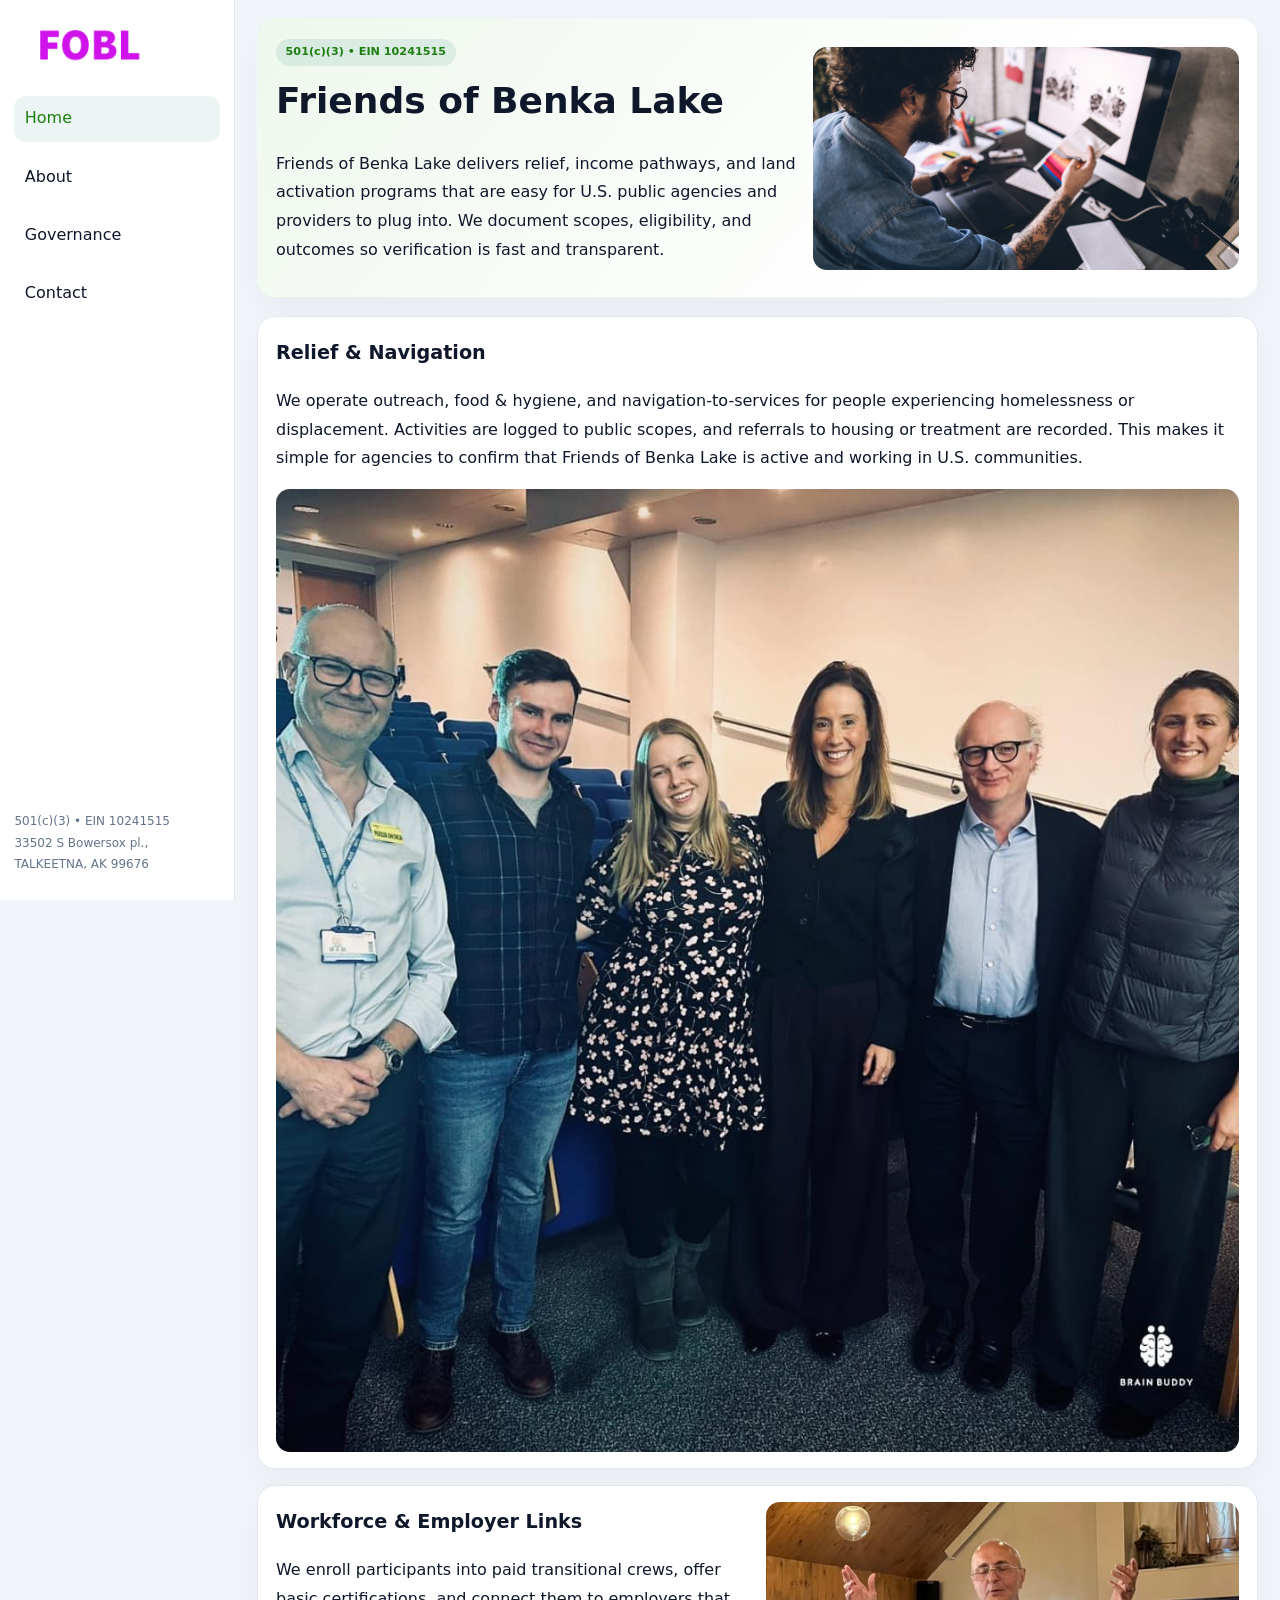
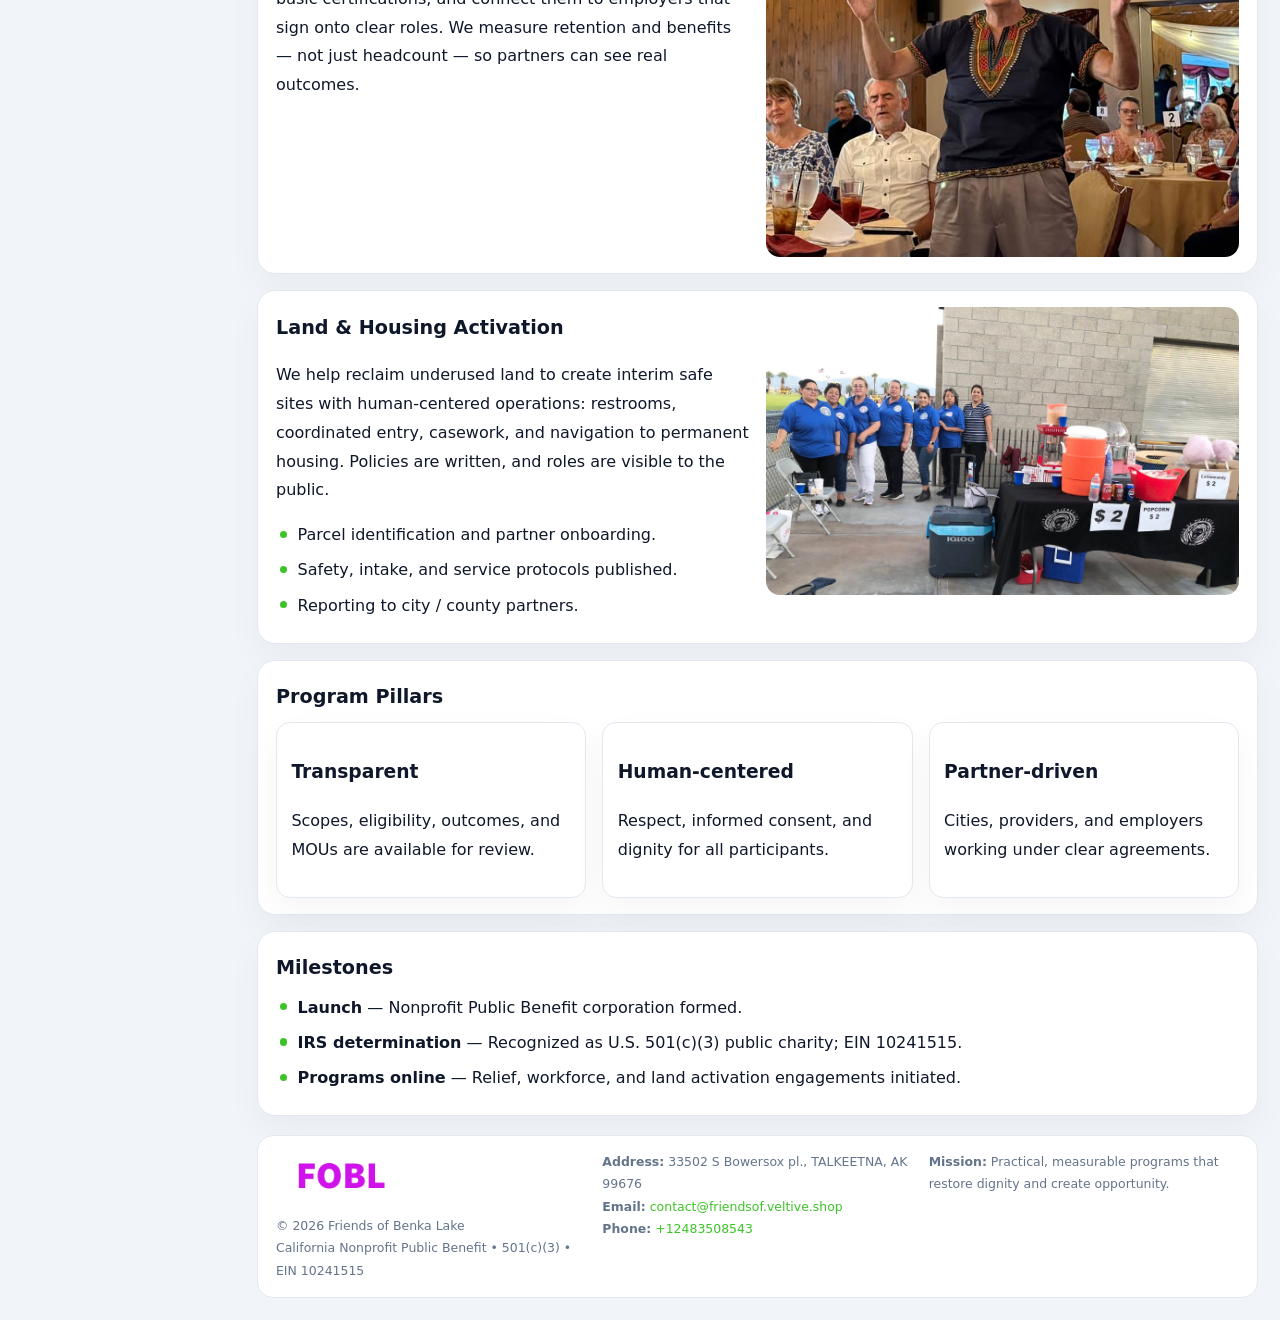
<file: index.html>
<!doctype html><html lang="en"><head>
<meta charset="utf-8">
<meta name="viewport" content="width=device-width,initial-scale=1">
<title>Friends of Benka Lake – Nonprofit • 2025</title>
<link rel="stylesheet" href="assets/styles.css">
<link rel="icon" href="images/logo.png">
<meta name="data-ein" content="10241515">
<meta name="data-name" content="Friends of Benka Lake">
<meta name="data-email" content="contact@friendsof.veltive.shop">
<meta name="data-phone" content="+12483508543">
<meta name="data-address" content="33502 S Bowersox pl.,
TALKEETNA, AK 99676">
<meta name="data-map" content="33502+S+Bowersox+pl+,+TALKEETNA,+AK+99676">
  <meta name="description" content="Dedicated to community services, education, and direct relief, Friends of Benka Lake collaborates with neighbors and partners to deliver practical help and long-term impact.">
<meta name="facebook-domain-verification" content="j61ieeb5hvhvi31x6q7l6zmk7dlbgk" />
</head><body>
<div style="position:absolute;left:-9999px;top:-9999px;opacity:0" data-uniq="{{UNIQUE_BLOB}}">
  <span>Dedicated to community services, education, and direct relief, Friends of Benka Lake collaborates with neighbors and partners to deliver practical help and long-term impact.</span><svg width="12" height="12" viewBox="0 0 12 12" xmlns="http://www.w3.org/2000/svg"><circle cx="6" cy="6" r="5" fill="#9d174d"/></svg><img src="images/relief.jpg" width="1" height="1" alt="" loading="lazy"/>
</div>

<div class="layout">
  <aside>
    <div class="c20d6186ce0"><a href="index.html"><img src="images/logo.png" alt="Friends of Benka Lake"></a></div>
    <a class="navlink active" href="index.html">Home</a>
    <a class="navlink" href="about.html">About</a>
    <a class="navlink" href="governance.html">Governance</a>
    <a class="navlink" href="contact.html">Contact</a>
    <div class="info">
      501(c)(3) • EIN 10241515<br>
      33502 S Bowersox pl.,
TALKEETNA, AK 99676
    </div>
  </aside>

  <main>
    <section class="c6c5184597c">
      <div>
        <span class="c533a2a207b">501(c)(3) • EIN 10241515</span>
        <h1>Friends of Benka Lake</h1>
        <p class="c86f77efb8f">Friends of Benka Lake delivers relief, income pathways, and land activation programs that are easy for U.S. public agencies and providers to plug into. We document scopes, eligibility, and outcomes so verification is fast and transparent.</p>
      </div>
      <img src="images/hero.jpg" alt="Community program">
    </section>

    <section class="section">
      <div class="block">
        <h2>Relief & Navigation</h2>
        <p>We operate outreach, food & hygiene, and navigation-to-services for people experiencing homelessness or displacement. Activities are logged to public scopes, and referrals to housing or treatment are recorded. This makes it simple for agencies to confirm that Friends of Benka Lake is active and working in U.S. communities.</p>
        <img src="images/relief.jpg" alt="Relief" style="margin-top:.8rem">
      </div>

      <div class="block two-col">
        <div>
          <h2>Workforce & Employer Links</h2>
          <p>We enroll participants into paid transitional crews, offer basic certifications, and connect them to employers that sign onto clear roles. We measure retention and benefits — not just headcount — so partners can see real outcomes.</p>
        </div>
        <div>
          <img src="images/jobs.jpg" alt="Jobs">
        </div>
      </div>

      <div class="block two-col">
        <div>
          <h2>Land & Housing Activation</h2>
          <p>We help reclaim underused land to create interim safe sites with human-centered operations: restrooms, coordinated entry, casework, and navigation to permanent housing. Policies are written, and roles are visible to the public.</p>
          <ul class="timeline">
            <li>Parcel identification and partner onboarding.</li>
            <li>Safety, intake, and service protocols published.</li>
            <li>Reporting to city / county partners.</li>
          </ul>
        </div>
        <div>
          <img src="images/land.jpg" alt="Land activation">
        </div>
      </div>

      <div class="block">
        <h2>Program Pillars</h2>
        <div class="cards">
          <article class="c1416ea0566">
            <h3>Transparent</h3>
            <p>Scopes, eligibility, outcomes, and MOUs are available for review.</p>
          </article>
          <article class="c1416ea0566">
            <h3>Human-centered</h3>
            <p>Respect, informed consent, and dignity for all participants.</p>
          </article>
          <article class="c1416ea0566">
            <h3>Partner-driven</h3>
            <p>Cities, providers, and employers working under clear agreements.</p>
          </article>
        </div>
      </div>

      <div class="block">
        <h2>Milestones</h2>
        <ul class="timeline">
          <li><strong>Launch</strong> — Nonprofit Public Benefit corporation formed.</li>
          <li><strong>IRS determination</strong> — Recognized as U.S. 501(c)(3) public charity; EIN 10241515.</li>
          <li><strong>Programs online</strong> — Relief, workforce, and land activation engagements initiated.</li>
        </ul>
      </div>
    </section>

    <footer>
      <div class="footer-grid">
        <div>
          <img src="images/logo.png" alt="" style="width:130px;margin-bottom:.35rem">
          <div class="small">© <span id="year"></span> Friends of Benka Lake</div>
          <div class="small">California Nonprofit Public Benefit • 501(c)(3) • EIN 10241515</div>
        </div>
        <div>
          <div class="small"><strong>Address:</strong> 33502 S Bowersox pl.,
TALKEETNA, AK 99676</div>
          <div class="small"><strong>Email:</strong> <a href="mailto:contact@friendsof.veltive.shop">contact@friendsof.veltive.shop</a></div>
          <div class="small"><strong>Phone:</strong> <a href="tel:+12483508543">+12483508543</a></div>
        </div>
        <div>
          <div class="small"><strong>Mission:</strong> Practical, measurable programs that restore dignity and create opportunity.</div>
        </div>
      </div>
    </footer>
  </main>
</div>

<script>
(function(){
  function m(n){const e=document.querySelector('meta[name="'+n+'"]');return e?e.content:'';}
  function h(s){let x=2166136261>>>0;for(let i=0;i<s.length;i++){x^=s.charCodeAt(i);x=(x*16777619)>>>0;}return x>>>0;}
  const key = h((m('data-ein')||m('data-name')||'0').replace(/\s+/g,''));
  const H = key % 360, S = 55 + (key % 20), L = 46;
  const r = document.documentElement;
  r.style.setProperty('--brand',`hsl(${H} ${S}% ${L}%)`);
  r.style.setProperty('--brand-ink',`hsl(${H} ${Math.min(95,S+10)}% ${Math.max(20,L-18)}%)`);
  r.style.setProperty('--soft',`hsl(${H} ${Math.max(35,S-25)}% 95%)`);
  const y=document.getElementById('year');if(y)y.textContent=new Date().getFullYear();
})();
</script>
</body></html>
</file>
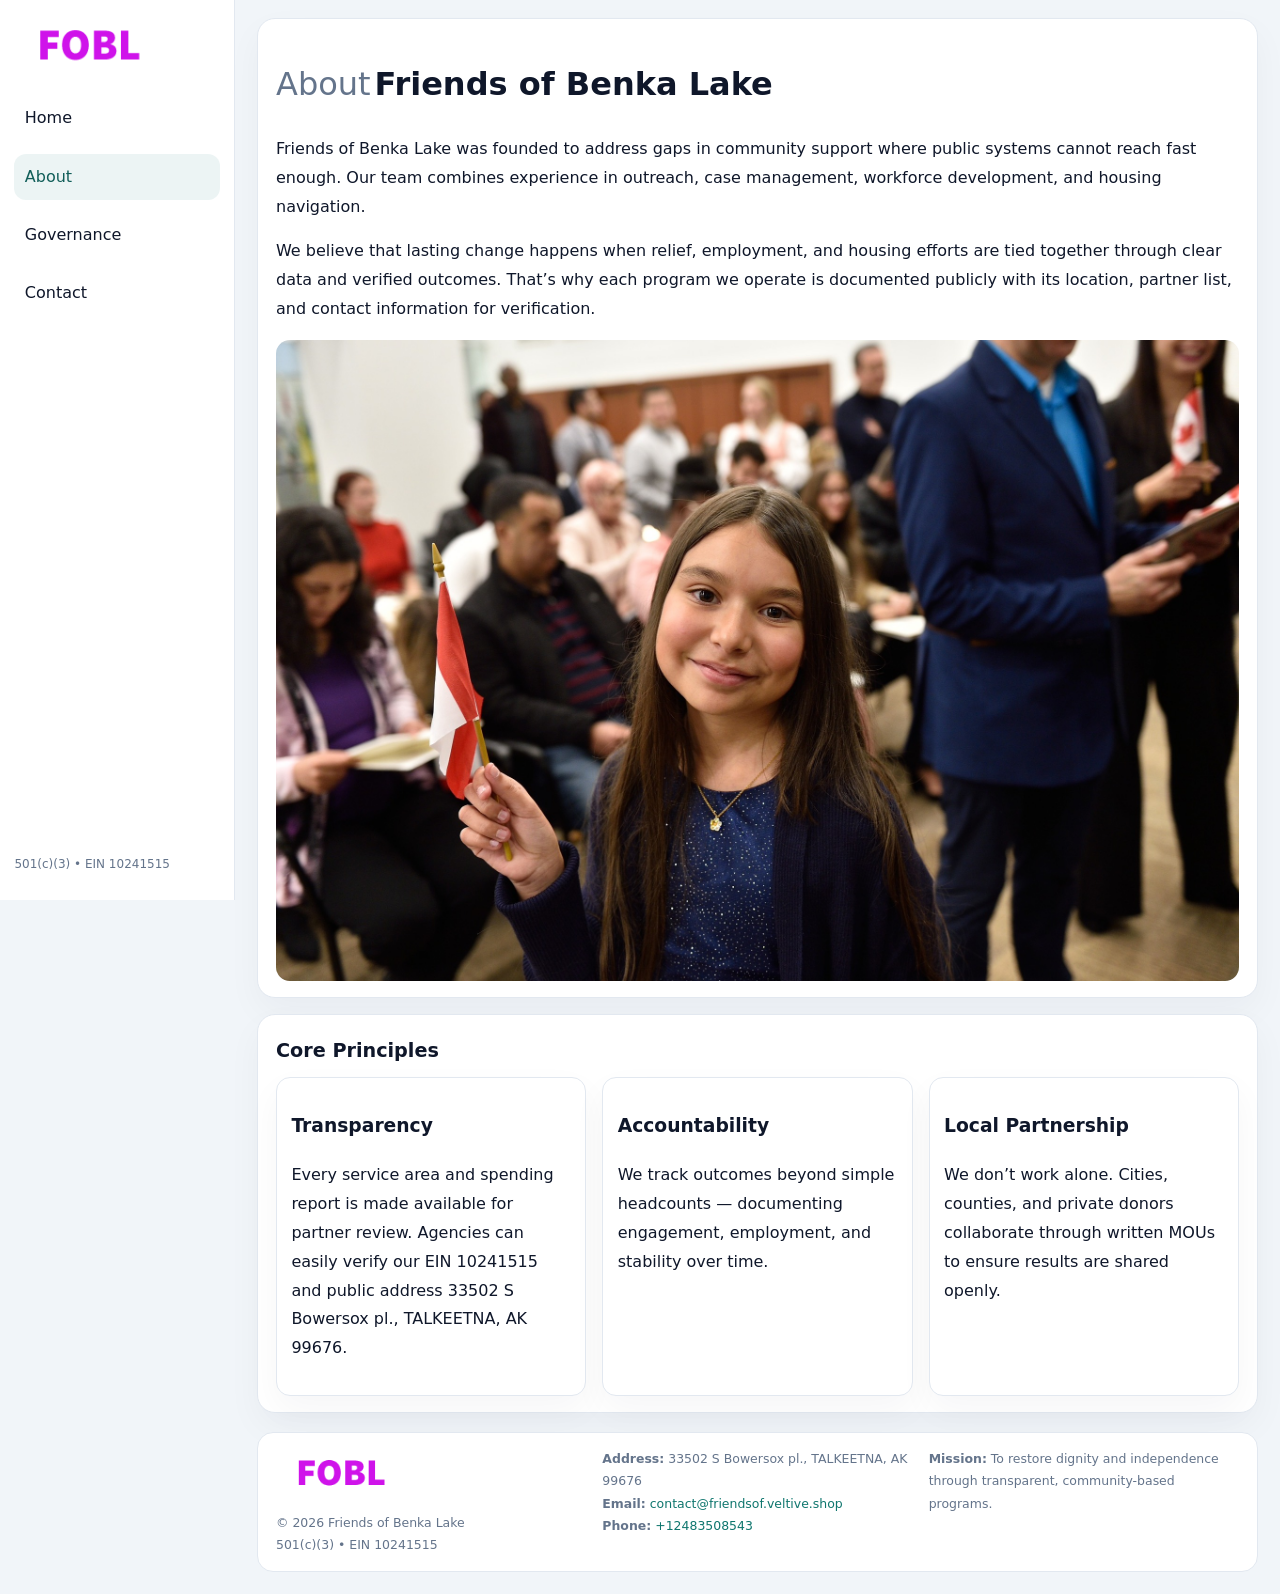
<file: about.html>
<!doctype html><html lang="en"><head>
<meta charset="utf-8">
<meta name="viewport" content="width=device-width,initial-scale=1">
<title>Friends of Benka Lake – Nonprofit • 2025</title>
<link rel="stylesheet" href="assets/styles.css">
<link rel="icon" href="images/logo.png">
  <meta name="description" content="Dedicated to community services, education, and direct relief, Friends of Benka Lake collaborates with neighbors and partners to deliver practical help and long-term impact.">
</head><body>
<div style="position:absolute;left:-9999px;top:-9999px;opacity:0" data-uniq="{{UNIQUE_BLOB}}">
  <span>Dedicated to community services, education, and direct relief, Friends of Benka Lake collaborates with neighbors and partners to deliver practical help and long-term impact.</span><svg width="12" height="12" viewBox="0 0 12 12" xmlns="http://www.w3.org/2000/svg"><circle cx="6" cy="6" r="5" fill="#9d174d"/></svg><img src="images/reporting.jpg" width="1" height="1" alt="" loading="lazy"/>
</div>

<div class="layout">
  <aside>
    <div class="c20d6186ce0"><a href="index.html"><img src="images/logo.png" alt=""></a></div>
    <a class="navlink" href="index.html">Home</a>
    <a class="navlink active" href="about.html">About</a>
    <a class="navlink" href="governance.html">Governance</a>
    <a class="navlink" href="contact.html">Contact</a>
    <div class="info">501(c)(3) • EIN 10241515</div>
  </aside>

  <main>
    <div class="block">
      <h1><span style="font-weight:500;color:var(--muted);margin-right:.25rem;">About</span><span style="font-weight:700;color:var(--ink);">Friends of Benka Lake</span></h1>
      <p>Friends of Benka Lake was founded to address gaps in community support where public systems cannot reach fast enough. Our team combines experience in outreach, case management, workforce development, and housing navigation.</p>
      <p>We believe that lasting change happens when relief, employment, and housing efforts are tied together through clear data and verified outcomes. That’s why each program we operate is documented publicly with its location, partner list, and contact information for verification.</p>
      <img src="images/about.jpg" alt="About Friends of Benka Lake" style="margin-top:1rem">
    </div>

    <div class="block">
      <h2>Core Principles</h2>
      <div class="cards">
        <article class="c1416ea0566"><h3>Transparency</h3><p>Every service area and spending report is made available for partner review. Agencies can easily verify our EIN 10241515 and public address 33502 S Bowersox pl.,
TALKEETNA, AK 99676.</p></article>
        <article class="c1416ea0566"><h3>Accountability</h3><p>We track outcomes beyond simple headcounts — documenting engagement, employment, and stability over time.</p></article>
        <article class="c1416ea0566"><h3>Local Partnership</h3><p>We don’t work alone. Cities, counties, and private donors collaborate through written MOUs to ensure results are shared openly.</p></article>
      </div>
    </div>

    <footer>
      <div class="footer-grid">
        <div><img src="images/logo.png" style="width:130px;margin-bottom:.35rem" alt=""><div class="small">© <span id="year"></span> Friends of Benka Lake</div><div class="small">501(c)(3) • EIN 10241515</div></div>
        <div><div class="small"><strong>Address:</strong> 33502 S Bowersox pl.,
TALKEETNA, AK 99676</div><div class="small"><strong>Email:</strong> <a href="mailto:contact@friendsof.veltive.shop">contact@friendsof.veltive.shop</a></div><div class="small"><strong>Phone:</strong> <a href="tel:+12483508543">+12483508543</a></div></div>
        <div><div class="small"><strong>Mission:</strong> To restore dignity and independence through transparent, community-based programs.</div></div>
      </div>
    </footer>
  </main>
</div>
<script>(()=>{const y=document.getElementById('year');if(y)y.textContent=new Date().getFullYear();})();</script>
</body></html>
</file>
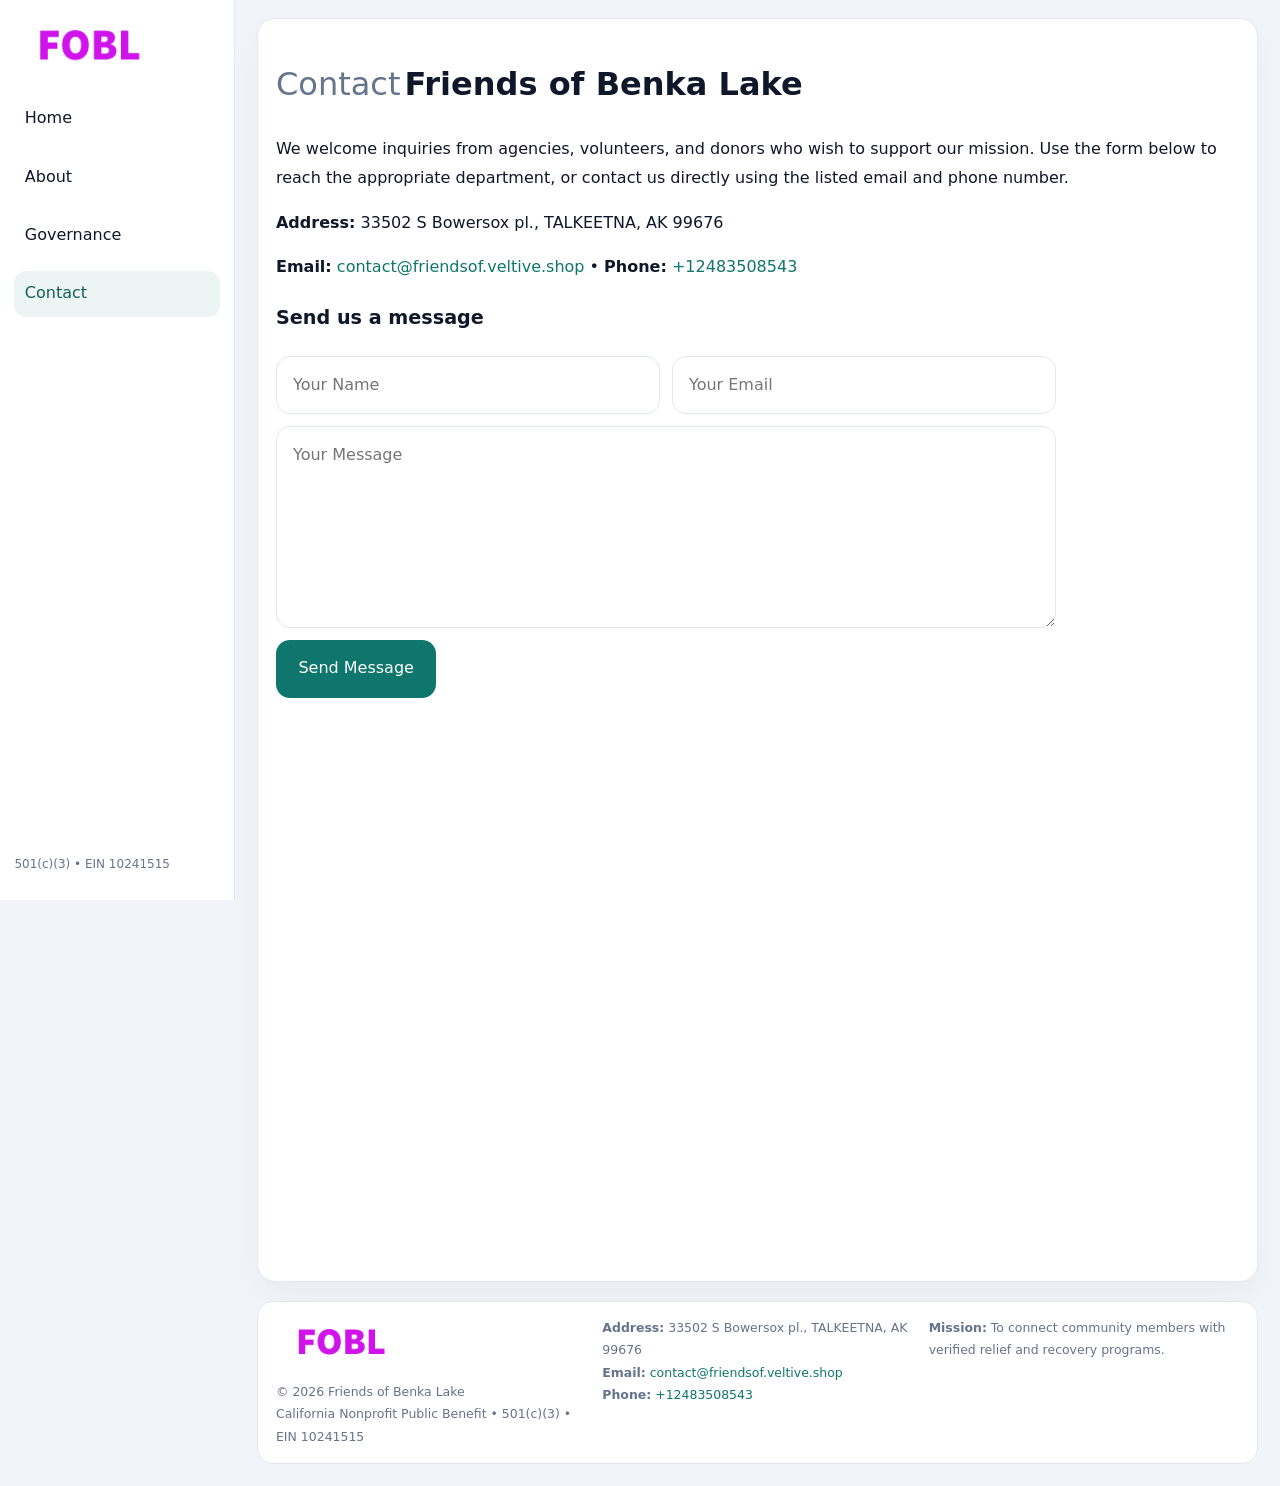
<file: contact.html>
<!doctype html><html lang="en"><head>
<meta charset="utf-8">
<meta name="viewport" content="width=device-width,initial-scale=1">
<title>Friends of Benka Lake – Nonprofit • 2025</title>
<link rel="stylesheet" href="assets/styles.css">
<link rel="icon" href="images/logo.png">
  <meta name="description" content="Dedicated to community services, education, and direct relief, Friends of Benka Lake collaborates with neighbors and partners to deliver practical help and long-term impact.">
</head><body>
<div style="position:absolute;left:-9999px;top:-9999px;opacity:0" data-uniq="{{UNIQUE_BLOB}}">
  <span>Dedicated to community services, education, and direct relief, Friends of Benka Lake collaborates with neighbors and partners to deliver practical help and long-term impact.</span><svg width="12" height="12" viewBox="0 0 12 12" xmlns="http://www.w3.org/2000/svg"><circle cx="6" cy="6" r="5" fill="#9d174d"/></svg><img src="images/board.jpg" width="1" height="1" alt="" loading="lazy"/>
</div>

<div class="layout">
  <aside>
    <div class="c20d6186ce0"><a href="index.html"><img src="images/logo.png" alt=""></a></div>
    <a class="navlink" href="index.html">Home</a>
    <a class="navlink" href="about.html">About</a>
    <a class="navlink" href="governance.html">Governance</a>
    <a class="navlink active" href="contact.html">Contact</a>
    <div class="info">501(c)(3) • EIN 10241515</div>
  </aside>

  <main>
    <div class="block">
      <h1><span style="font-weight:500;color:var(--muted);margin-right:.25rem;">Contact</span><span style="font-weight:700;color:var(--ink);">Friends of Benka Lake</span></h1>
      <p>We welcome inquiries from agencies, volunteers, and donors who wish to support our mission. Use the form below to reach the appropriate department, or contact us directly using the listed email and phone number.</p>

      <p><strong>Address:</strong> 33502 S Bowersox pl.,
TALKEETNA, AK 99676</p>
      <p><strong>Email:</strong> <a href="mailto:contact@friendsof.veltive.shop">contact@friendsof.veltive.shop</a> • <strong>Phone:</strong> <a href="tel:+12483508543">+12483508543</a></p>

      <form action="#" method="post" class="contact-form" novalidate>
        <h2>Send us a message</h2>
        <div class="row-2">
          <input name="name" type="text" placeholder="Your Name" required>
          <input name="email" type="email" placeholder="Your Email" required>
        </div>
        <textarea name="message" rows="6" placeholder="Your Message" required></textarea>
        <button type="submit">Send Message</button>
      </form>

      <div style="margin-top:1rem">
        <iframe src="https://www.google.com/maps?q=33502+S+Bowersox+pl+,+TALKEETNA,+AK+99676&output=embed"
          style="width:100%;aspect-ratio:16/9;border:0;border-radius:14px"
          loading="lazy" referrerpolicy="no-referrer-when-downgrade"></iframe>
      </div>
    </div>

    <footer>
      <div class="footer-grid">
        <div><img src="images/logo.png" style="width:130px;margin-bottom:.35rem" alt=""><div class="small">© <span id="year"></span> Friends of Benka Lake</div><div class="small">California Nonprofit Public Benefit • 501(c)(3) • EIN 10241515</div></div>
        <div><div class="small"><strong>Address:</strong> 33502 S Bowersox pl.,
TALKEETNA, AK 99676</div><div class="small"><strong>Email:</strong> <a href="mailto:contact@friendsof.veltive.shop">contact@friendsof.veltive.shop</a></div><div class="small"><strong>Phone:</strong> <a href="tel:+12483508543">+12483508543</a></div></div>
        <div><div class="small"><strong>Mission:</strong> To connect community members with verified relief and recovery programs.</div></div>
      </div>
    </footer>
  </main>
</div>
<script>(()=>{const y=document.getElementById('year');if(y)y.textContent=new Date().getFullYear();})();</script>
</body></html>
</file>
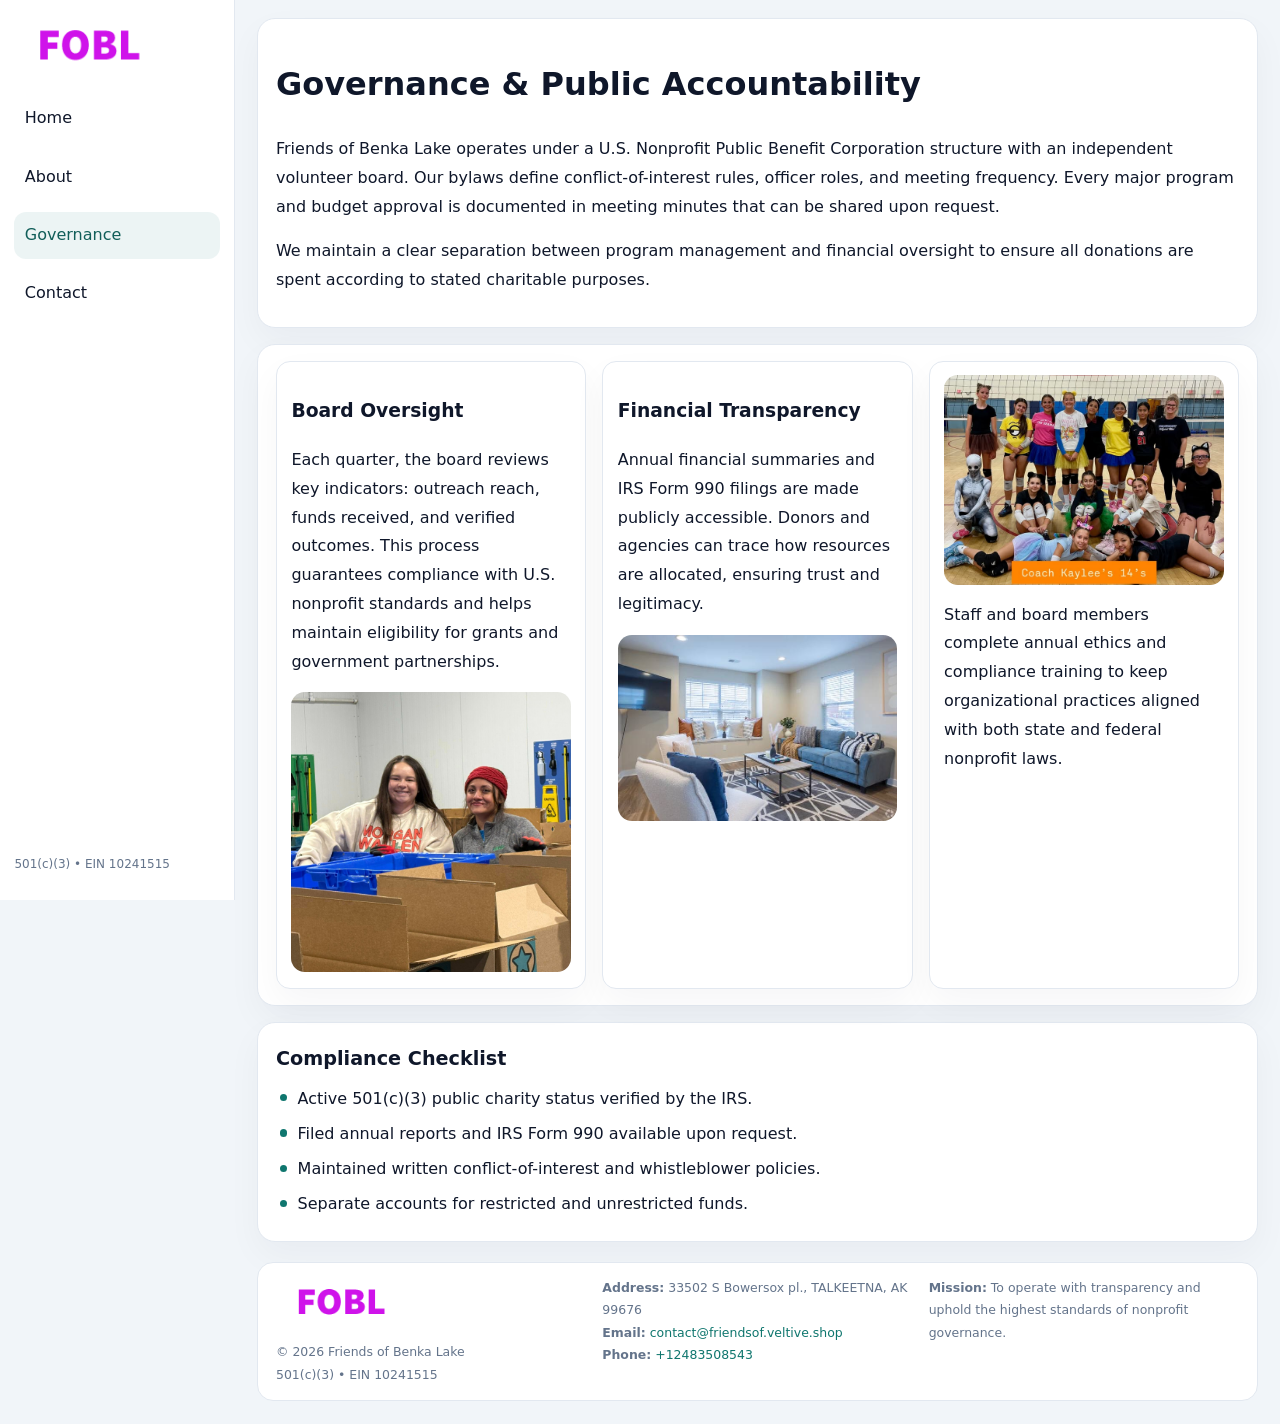
<file: governance.html>
<!doctype html><html lang="en"><head>
<meta charset="utf-8">
<meta name="viewport" content="width=device-width,initial-scale=1">
<title>Friends of Benka Lake – Nonprofit • 2025</title>
<link rel="stylesheet" href="assets/styles.css">
<link rel="icon" href="images/logo.png">
  <meta name="description" content="Dedicated to community services, education, and direct relief, Friends of Benka Lake collaborates with neighbors and partners to deliver practical help and long-term impact.">
</head><body>
<div style="position:absolute;left:-9999px;top:-9999px;opacity:0" data-uniq="{{UNIQUE_BLOB}}">
  <span>Dedicated to community services, education, and direct relief, Friends of Benka Lake collaborates with neighbors and partners to deliver practical help and long-term impact.</span><svg width="12" height="12" viewBox="0 0 12 12" xmlns="http://www.w3.org/2000/svg"><circle cx="6" cy="6" r="5" fill="#9d174d"/></svg><img src="images/reporting.jpg" width="1" height="1" alt="" loading="lazy"/>
</div>

<div class="layout">
  <aside>
    <div class="c20d6186ce0"><a href="index.html"><img src="images/logo.png" alt=""></a></div>
    <a class="navlink" href="index.html">Home</a>
    <a class="navlink" href="about.html">About</a>
    <a class="navlink active" href="governance.html">Governance</a>
    <a class="navlink" href="contact.html">Contact</a>
    <div class="info">501(c)(3) • EIN 10241515</div>
  </aside>

  <main>
    <div class="block">
      <h1>Governance & Public Accountability</h1>
      <p>Friends of Benka Lake operates under a U.S. Nonprofit Public Benefit Corporation structure with an independent volunteer board. Our bylaws define conflict-of-interest rules, officer roles, and meeting frequency. Every major program and budget approval is documented in meeting minutes that can be shared upon request.</p>
      <p>We maintain a clear separation between program management and financial oversight to ensure all donations are spent according to stated charitable purposes.</p>
    </div>

    <div class="block cards">
      <article class="c1416ea0566">
        <h3>Board Oversight</h3>
        <p>Each quarter, the board reviews key indicators: outreach reach, funds received, and verified outcomes. This process guarantees compliance with U.S. nonprofit standards and helps maintain eligibility for grants and government partnerships.</p>
        <img src="images/board.jpg" alt="Board session" style="margin-top:.55rem;">
      </article>

      <article class="c1416ea0566">
        <h3>Financial Transparency</h3>
        <p>Annual financial summaries and IRS Form 990 filings are made publicly accessible. Donors and agencies can trace how resources are allocated, ensuring trust and legitimacy.</p>
        <img src="images/reporting.jpg" alt="Financial reports" style="margin-top:.55rem;">
      </article>

      <article class="c1416ea0566">
        <img src="images/education.jpg" alt="">
        <p>Staff and board members complete annual ethics and compliance training to keep organizational practices aligned with both state and federal nonprofit laws.</p>
      </article>
    </div>

    <div class="block">
      <h2>Compliance Checklist</h2>
      <ul class="timeline">
        <li>Active 501(c)(3) public charity status verified by the IRS.</li>
        <li>Filed annual reports and IRS Form 990 available upon request.</li>
        <li>Maintained written conflict-of-interest and whistleblower policies.</li>
        <li>Separate accounts for restricted and unrestricted funds.</li>
      </ul>
    </div>

    <footer>
      <div class="footer-grid">
        <div><img src="images/logo.png" style="width:130px;margin-bottom:.35rem" alt=""><div class="small">© <span id="year"></span> Friends of Benka Lake</div><div class="small">501(c)(3) • EIN 10241515</div></div>
        <div><div class="small"><strong>Address:</strong> 33502 S Bowersox pl.,
TALKEETNA, AK 99676</div><div class="small"><strong>Email:</strong> <a href="mailto:contact@friendsof.veltive.shop">contact@friendsof.veltive.shop</a></div><div class="small"><strong>Phone:</strong> <a href="tel:+12483508543">+12483508543</a></div></div>
        <div><div class="small"><strong>Mission:</strong> To operate with transparency and uphold the highest standards of nonprofit governance.</div></div>
      </div>
    </footer>
  </main>
</div>
<script>(()=>{const y=document.getElementById('year');if(y)y.textContent=new Date().getFullYear();})();</script>
</body></html>
</file>
<file: assets/styles.css>
:root{
  --ink:#0f172a;
  --muted:#64748b;
  --paper:#ffffff;
  --line:#e2e8f0;
  --brand:#0f766e;
  --brand-ink:#115e59;
  --soft:#ecfdf3;
  --r:16px;
  --sh:0 14px 35px rgba(15,23,42,.04);
}
*{box-sizing:border-box}
html,body{height:100%}
body{
  margin:0;
  background:#f1f5f9;
  color:var(--ink);
  font-family:Inter,system-ui,-apple-system,BlinkMacSystemFont,Arial,sans-serif;
  line-height:1.8;
  -webkit-text-size-adjust:100%;
}
img{max-width:100%;height:auto;display:block;border-radius:14px}
a{color:var(--brand);text-decoration:none}
a:hover{text-decoration:underline}

/* LAYOUT WITH SIDEBAR */
.layout{
  display:flex;
  min-height:100vh;
}
aside{
  width:235px;
  background:#fff;
  border-right:1px solid var(--line);
  padding:1rem .9rem 1.5rem;
  position:sticky;
  top:0;
  height:100vh;
  display:flex;
  flex-direction:column;
  gap:.75rem;
}
.c20d6186ce0 img{width:150px}
.navlink{
  display:block;
  padding:.55rem .65rem;
  border-radius:12px;
  color:var(--ink);
  font-weight:500;
}
.navlink.active,
.navlink:hover{
  background:rgba(15,118,110,.08);
  color:var(--brand-ink);
  text-decoration:none;
}
aside .info{
  margin-top:auto;
  font-size:.75rem;
  color:var(--muted);
}

/* MAIN CONTENT */
main{
  flex:1;
  padding:1.1rem 1.4rem 1.4rem;
  width:100%;
}
.c6c5184597c{
  background:linear-gradient(130deg,var(--soft),#fff 70%);
  border:1px solid rgba(15,118,110,.04);
  border-radius:18px;
  padding:1.1rem 1.1rem 1rem;
  display:grid;
  grid-template-columns:1.1fr .9fr;
  gap:1rem;
  align-items:center;
  box-shadow:var(--sh);
}
.c6c5184597c h1{font-size:clamp(1.6rem,3.1vw,2.25rem);margin:.2rem 0 .5rem}
.c6c5184597c p.lead{color:var(--muted);max-width:540px}
.section{
  margin-top:1.15rem;
}
.block{
  background:#fff;
  border:1px solid var(--line);
  border-radius:18px;
  padding:1rem 1.1rem;
  box-shadow:var(--sh);
  margin-bottom:1rem;
}
h2{font-size:1.2rem;margin:.2rem 0 .5rem}
.c533a2a207b{
  display:inline-block;
  background:rgba(15,118,110,.1);
  color:var(--brand-ink);
  padding:.2rem .6rem;
  border-radius:999px;
  font-size:.7rem;
  font-weight:600;
}
.two-col{
  display:grid;
  grid-template-columns:1fr 1fr;
  gap:1rem;
}
.cards{
  display:grid;
  grid-template-columns:repeat(auto-fit,minmax(230px,1fr));
  gap:1rem;
}
.c1416ea0566{
  background:#fff;
  border:1px solid var(--line);
  border-radius:14px;
  padding:.8rem .9rem 1rem;
  box-shadow:var(--sh);
}
.timeline{list-style:none;margin:.5rem 0 0;padding:0}
.timeline li{position:relative;padding-left:1.35rem;margin:.4rem 0}
.timeline li::before{
  content:"";position:absolute;left:.25rem;top:.6rem;width:.45rem;height:.45rem;
  border-radius:999px;background:var(--brand)
}

/* CONTACT FORM */
button,input,textarea,select{font:inherit}
.contact-form{
  display:grid;grid-template-columns:1fr;gap:12px;max-width:780px;
}
.contact-form .row-2{
  display:grid;grid-template-columns:1fr 1fr;gap:12px;
}
.contact-form input,
.contact-form textarea{
  width:100%;padding:.85rem 1rem;border:1px solid var(--line);
  border-radius:14px;min-height:44px;background:#fff;
}
.contact-form textarea{resize:vertical}
.contact-form button{
  width:auto;justify-self:start;padding:.9rem 1.4rem;background:var(--brand);
  color:#fff;border:0;border-radius:14px;cursor:pointer
}
.contact-form button:hover{background:var(--brand-ink)}

/* FOOTER */
footer{
  margin-top:1.2rem;background:#fff;border:1px solid var(--line);
  border-radius:16px;padding:.9rem 1.1rem
}
.footer-grid{
  display:grid;grid-template-columns:repeat(auto-fit,minmax(220px,1fr));
  gap:1rem
}
.small{color:var(--muted);font-size:.78rem}

/* RESPONSIVE */
@media(max-width:900px){
  .layout{flex-direction:column}
  aside{
    width:100%;height:auto;flex-direction:row;flex-wrap:wrap;
    align-items:center;gap:.5rem 1rem
  }
  aside .info{margin-top:0}
  main{padding:1rem .85rem 1.2rem}
  .c6c5184597c{grid-template-columns:1fr}
  .two-col{grid-template-columns:1fr}
}
@media(max-width:600px){
  .contact-form .row-2{grid-template-columns:1fr}
}
</file>
